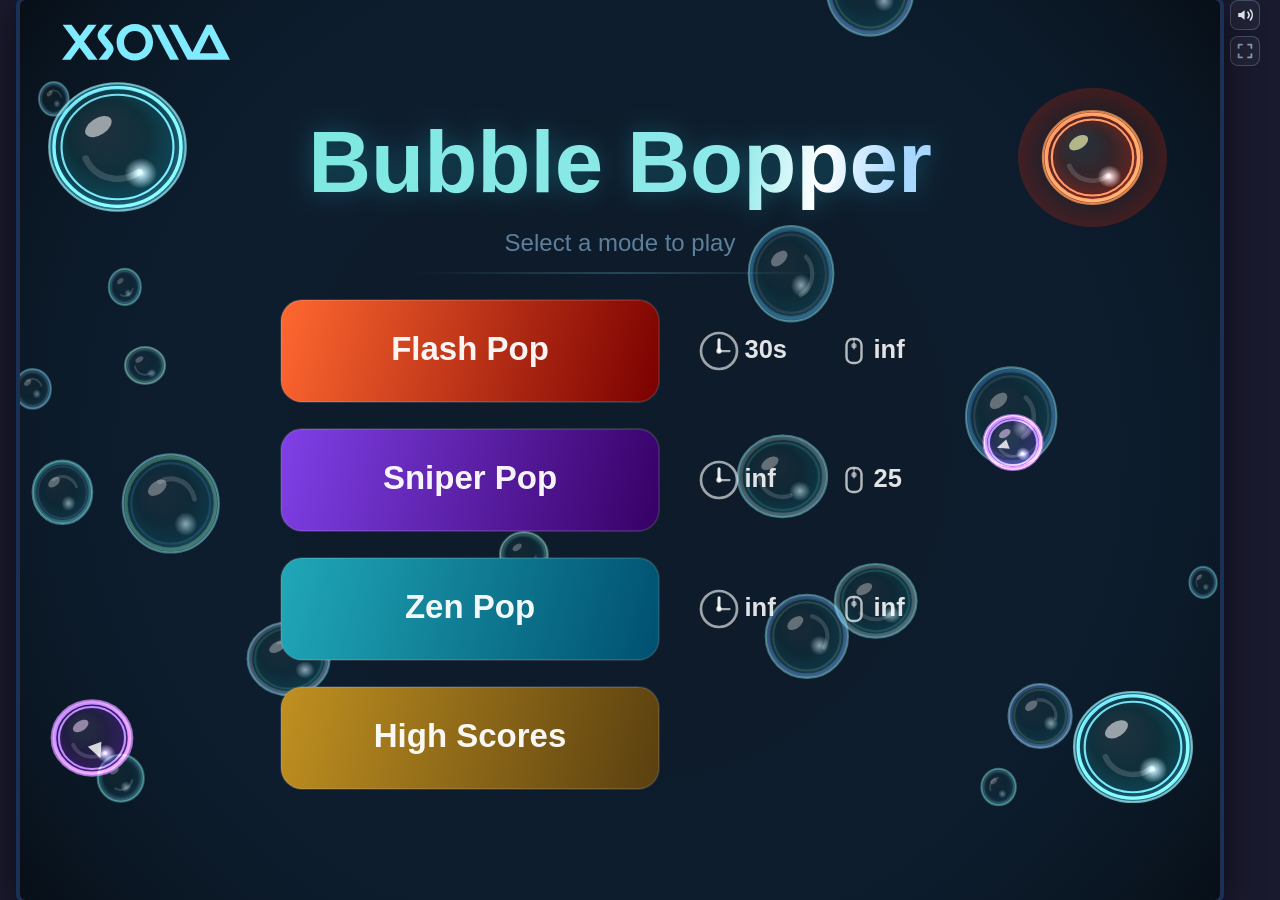
<file: Game1/index.html>
<!DOCTYPE html>
<html lang="en">
<head>
  <meta charset="UTF-8">
  <meta name="viewport" content="width=device-width, initial-scale=1.8">
  <title>Bubble Bopper</title>
  <link rel="stylesheet" href="style.css">
</head>
<body>
  <div class="game-shell">
    <div class="game-wrapper">
      <canvas id="gameCanvas" width="800" height="600"></canvas>
    </div>
    <!-- HUD buttons live outside the frame so they can never swallow a click
         meant for a bubble. Icons are injected by game.js. -->
    <div class="hud-column">
      <button id="soundBtn" type="button" aria-label="Sound"></button>
      <button id="exitBtn" type="button" aria-label="End run" title="End run" hidden></button>
      <button id="fullscreenBtn" type="button" aria-label="Fullscreen" title="Fullscreen"></button>
    </div>
  </div>
  <script src="game.js" defer></script>
</body>
</html>
</file>
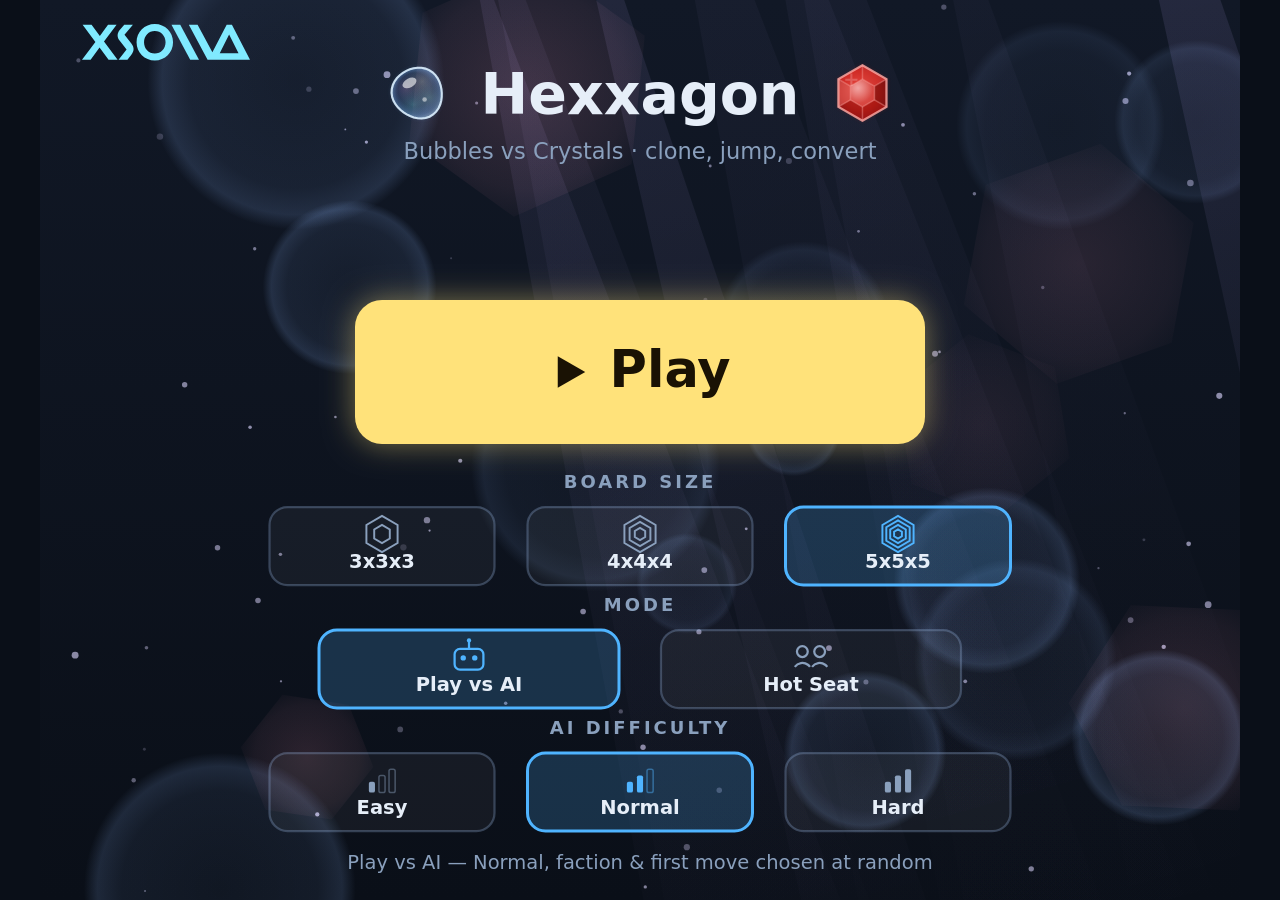
<file: Game3/index.html>
<!doctype html>
<html lang="en">
<head>
  <meta charset="utf-8" />
  <meta name="viewport" content="width=device-width, initial-scale=1" />
  <title>Hexxagon</title>
  <link rel="stylesheet" href="css/styles.css" />
</head>
<body>
  <!-- Fixed native resolution 800x600; CSS scales it responsively. -->
  <canvas id="game" width="800" height="600"></canvas>

  <!-- Load order: constants -> shared geometry -> data -> render -> game. -->
  <script src="js/constants.js"></script>
  <script src="js/hex.js"></script>
  <script src="js/board.js"></script>
  <script src="js/render.js"></script>
  <script src="js/ambiance.js"></script>
  <script src="js/menu.js"></script>
  <script src="js/rules.js"></script>
  <script src="js/ai.js"></script>
  <script src="js/audio.js"></script>
  <script src="js/game.js"></script>
</body>
</html>
</file>
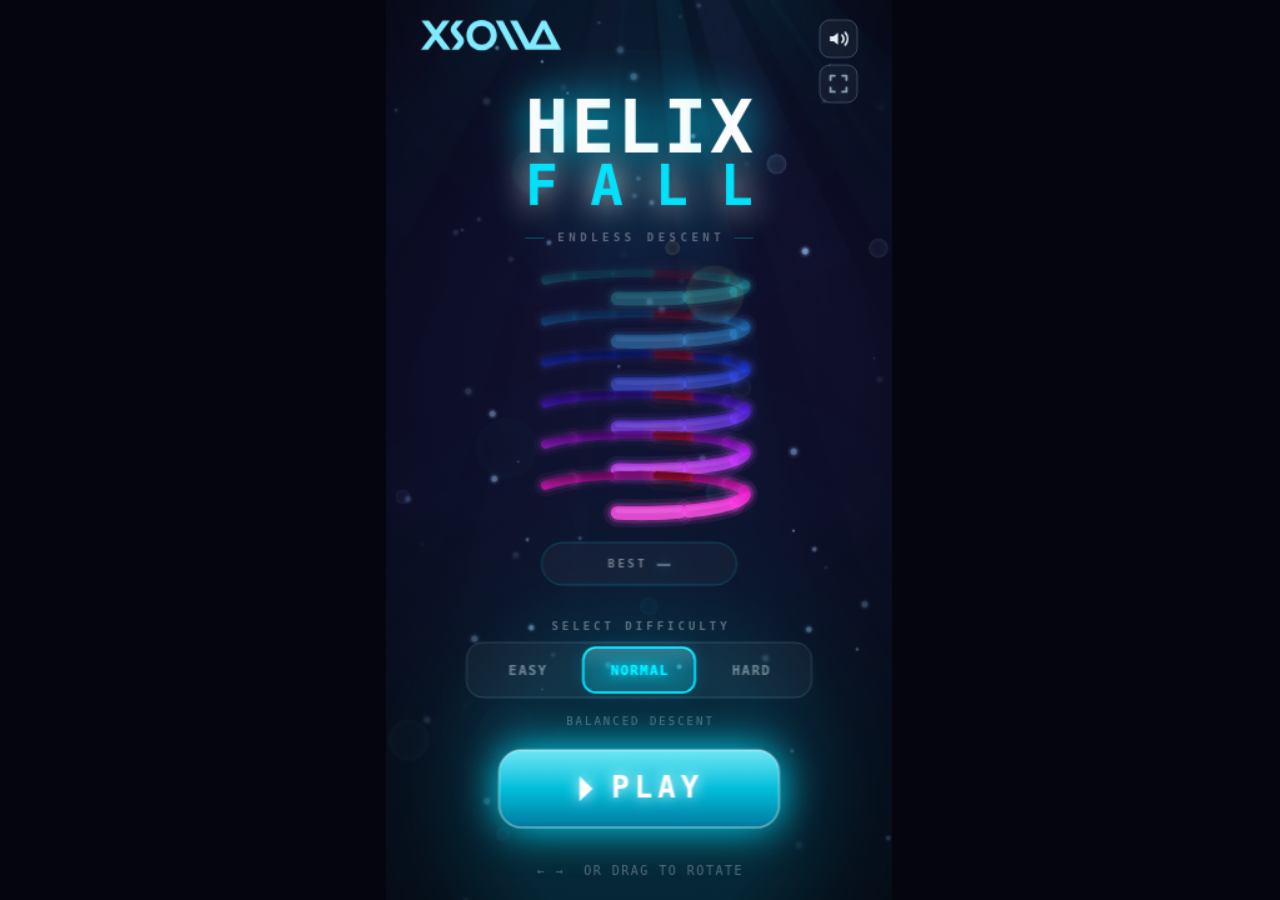
<file: game5/index.html>
<!DOCTYPE html>
<html lang="en">
<head>
  <meta charset="UTF-8" />
  <meta name="viewport" content="width=device-width, initial-scale=1.0, user-scalable=no" />
  <title>Helix Fall</title>
  <style>
    *, *::before, *::after { box-sizing: border-box; margin: 0; padding: 0; }

    html, body {
      width: 100%; height: 100%;
      overflow: hidden;
      background: #05050f;
      display: flex;
      align-items: center;
      justify-content: center;
    }

    #gameCanvas {
      display: block;
      cursor: default;
      /* transform and position set by JS */
    }
  </style>
</head>
<body>
  <canvas id="gameCanvas" width="405" height="720"></canvas>

  <script src="js/constants.js"></script>
  <script src="js/quality.js"></script>
  <script src="js/glow.js"></script>
  <script src="js/ui.js"></script>
  <script src="js/atmos.js"></script>
  <script src="js/brand.js"></script>
  <script src="js/input.js"></script>
  <script src="js/particles.js"></script>
  <script src="js/helix.js"></script>
  <script src="js/debris.js"></script>
  <script src="js/ball.js"></script>
  <script src="js/hud.js"></script>
  <script src="js/title.js"></script>
  <script src="js/audio.js"></script>
  <script src="js/game.js"></script>

  <script>
    window.addEventListener('load', () => {
      Game.init();
    });
  </script>
</body>
</html>
</file>
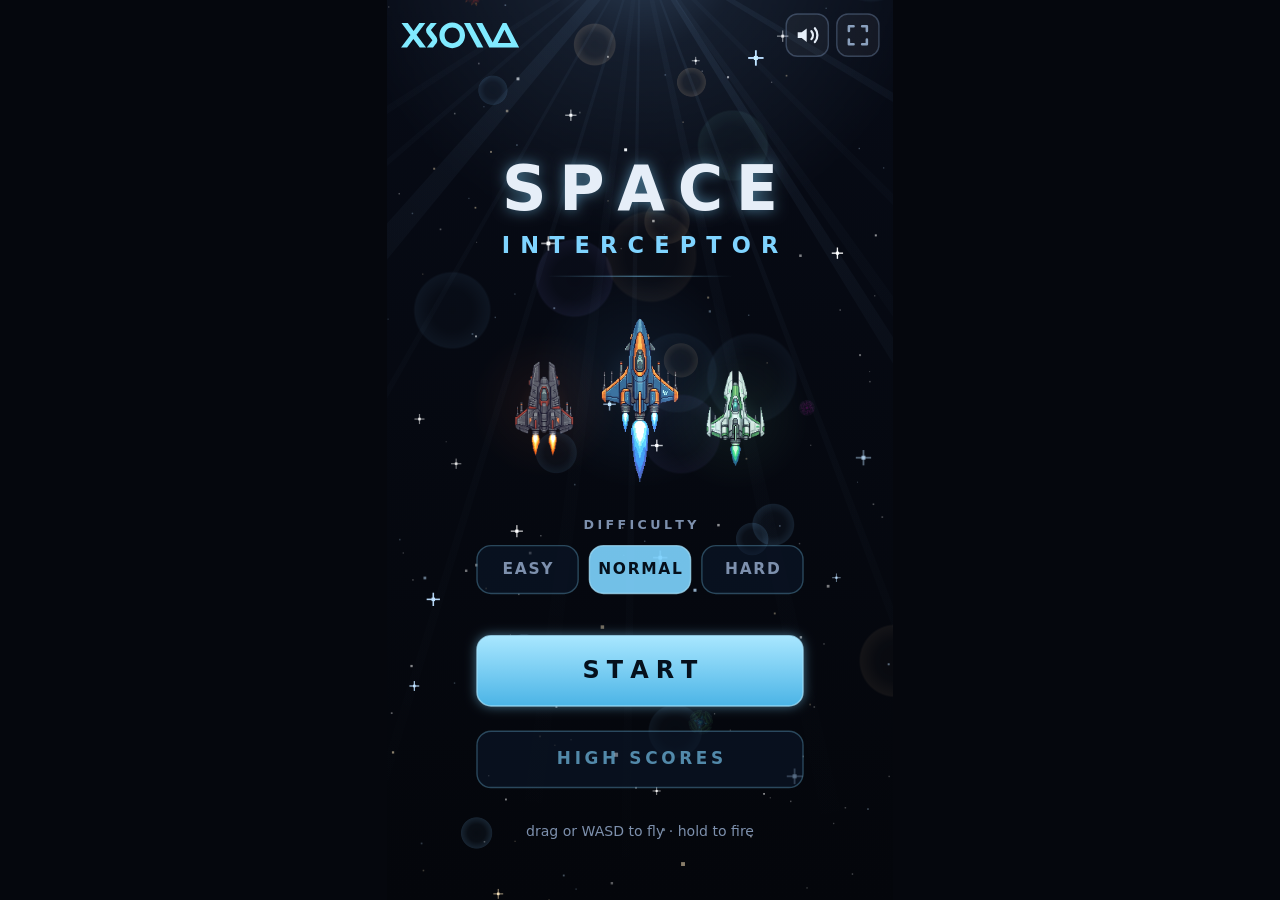
<file: game6/index.html>
<!doctype html>
<html lang="en">
<head>
  <meta charset="utf-8" />
  <meta name="viewport" content="width=device-width, initial-scale=1, user-scalable=no" />
  <title>Space Interceptor</title>
  <link rel="stylesheet" href="css/styles.css" />
</head>
<body>
  <!-- Fixed logical resolution 360x640 (9:16); CSS scales the element and
       resizeCanvas() in game.js rebuilds the backing store at device pixels. -->
  <canvas id="game" width="360" height="640"></canvas>

  <!-- Load order: constants -> atlas -> data -> pure logic (player, weapons,
       enemies, shooters, wingmen, asteroids, pickups, spawner, collide,
       explosions) -> presentation (ambiance, render, menu)
       -> subsystems (audio, scores) -> game. -->
  <script src="js/constants.js"></script>
  <script src="js/atlas.js"></script>
  <script src="js/data.js"></script>
  <script src="js/player.js"></script>
  <script src="js/weapons.js"></script>
  <script src="js/enemies.js"></script>
  <script src="js/shooters.js"></script>
  <script src="js/wingmen.js"></script>
  <script src="js/asteroids.js"></script>
  <script src="js/pickups.js"></script>
  <script src="js/spawner.js"></script>
  <script src="js/collide.js"></script>
  <script src="js/explosions.js"></script>
  <script src="js/ambiance.js"></script>
  <script src="js/render.js"></script>
  <script src="js/menu.js"></script>
  <script src="js/audio.js"></script>
  <script src="js/scores.js"></script>
  <script src="js/game.js"></script>
</body>
</html>
</file>
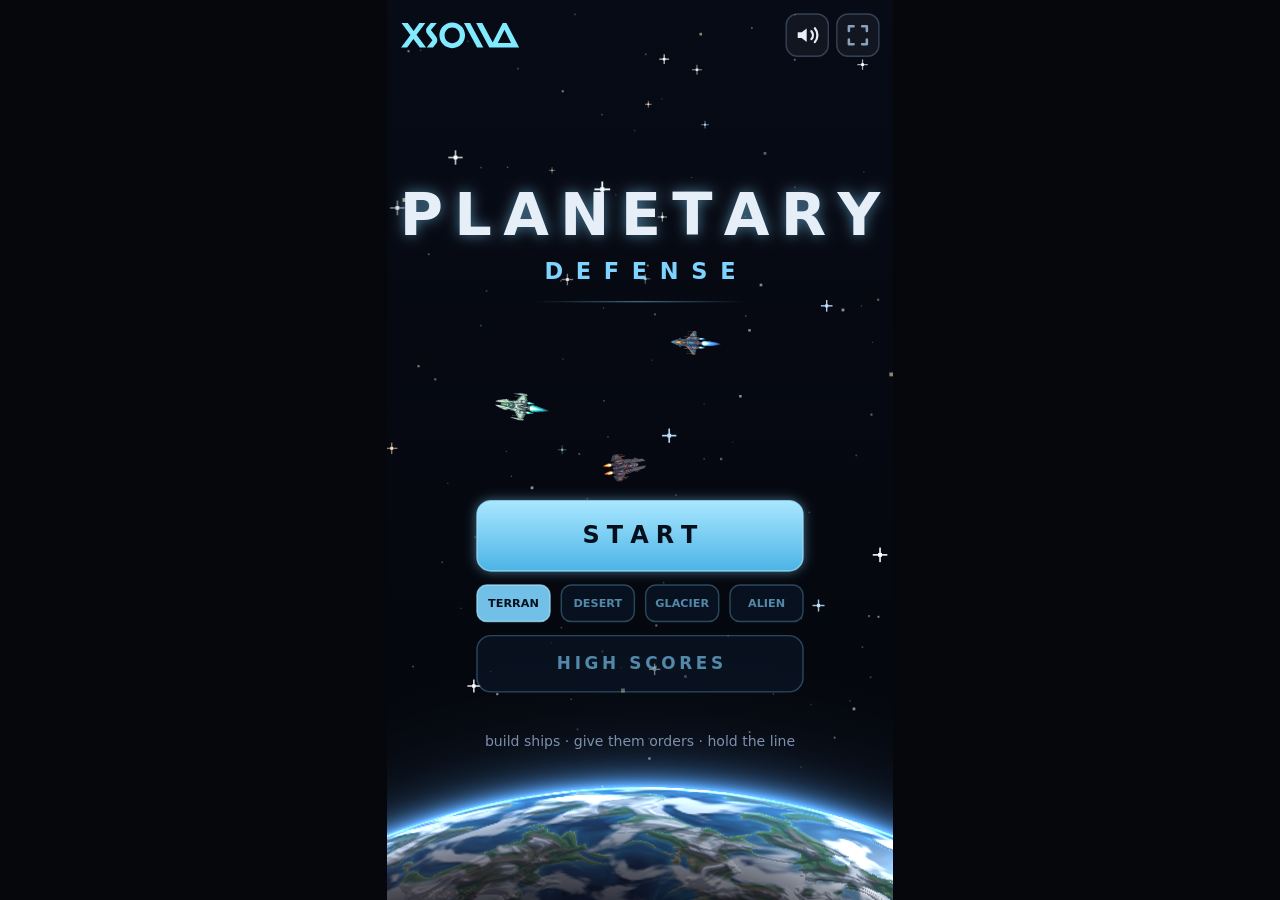
<file: game7/index.html>
<!doctype html>
<html lang="en">
<head>
  <meta charset="utf-8" />
  <meta name="viewport" content="width=device-width, initial-scale=1, user-scalable=no" />
  <title>Planetary Defense</title>
  <link rel="stylesheet" href="css/styles.css" />
</head>
<body>
  <!-- Fixed logical resolution 360x640 (9:16); CSS scales the element and
       resizeCanvas() in game.js rebuilds the backing store at device pixels. -->
  <canvas id="game" width="360" height="640"></canvas>

  <!-- Load order: constants -> sprite kit -> data -> pure logic (weapons,
       shipyard, ships, healer, enemies, shooters, meteors, spawner, collide,
       explosions) -> presentation (ambiance, planet, render, buildui, menu)
       -> subsystems (audio, scores) -> game. -->
  <script src="js/constants.js"></script>
  <script src="js/spaceships_sprites.js"></script>
  <script src="js/data.js"></script>
  <script src="js/weapons.js"></script>
  <script src="js/shipyard.js"></script>
  <script src="js/ships.js"></script>
  <script src="js/healer.js"></script>
  <script src="js/enemies.js"></script>
  <script src="js/shooters.js"></script>
  <script src="js/meteors.js"></script>
  <script src="js/spawner.js"></script>
  <script src="js/collide.js"></script>
  <script src="js/explosions.js"></script>
  <script src="js/ambiance.js"></script>
  <script src="js/planet.js"></script>
  <script src="js/render.js"></script>
  <script src="js/buildui.js"></script>
  <script src="js/menu.js"></script>
  <script src="js/audio.js"></script>
  <script src="js/scores.js"></script>
  <script src="js/game.js"></script>
</body>
</html>
</file>
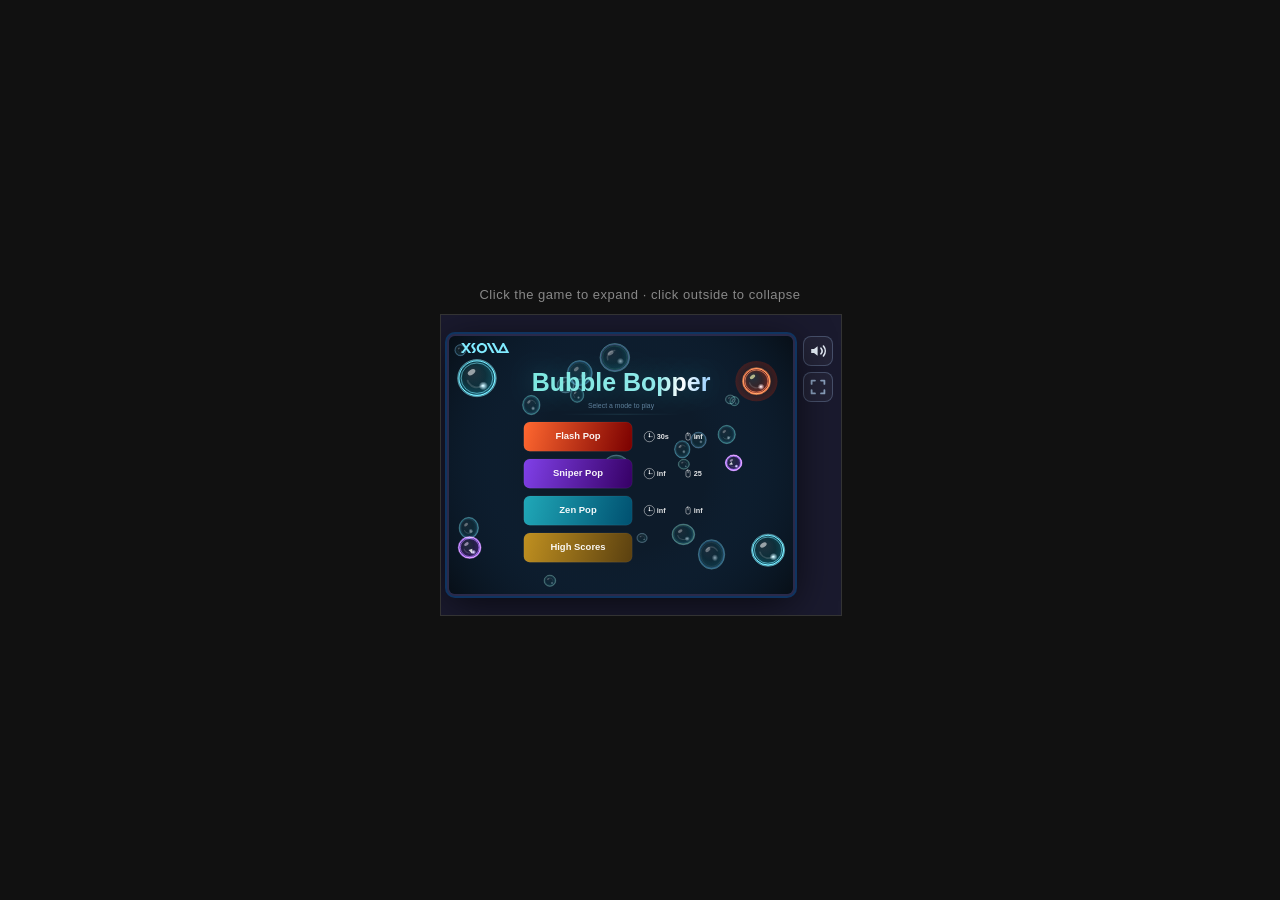
<file: Game1/iframe-test.html>
<!DOCTYPE html>
<html lang="en">
<head>
  <meta charset="UTF-8">
  <meta name="viewport" content="width=device-width, initial-scale=1.0">
  <title>Iframe Scale Test</title>
  <style>
    body {
      margin: 0;
      background: #111;
      display: flex;
      flex-direction: column;
      justify-content: center;
      align-items: center;
      min-height: 100vh;
      gap: 12px;
      font-family: sans-serif;
      color: #888;
    }

    p {
      margin: 0;
      font-size: 13px;
      letter-spacing: 0.04em;
    }

    /* Wrapper gives the overlay something to anchor to */
    #frame-wrapper {
      position: relative;
      width: 400px;
      height: 300px;
      flex-shrink: 0;
    }

    #frame-small {
      width: 400px;
      height: 300px;
      border: 1px solid #333;
      display: block;
    }

    /* Transparent div on top of the iframe — captures clicks in the parent doc */
    #click-catcher {
      position: absolute;
      inset: 0;
      cursor: pointer;
      z-index: 1;
    }

    /* Backdrop shown when expanded */
    #backdrop {
      display: none;
      position: fixed;
      inset: 0;
      background: rgba(0, 0, 0, 0.7);
      z-index: 10;
    }

    /* Expanded iframe, centered */
    #frame-large {
      display: none;
      position: fixed;
      top: 50%;
      left: 50%;
      transform: translate(-50%, -50%);
      width: 800px;
      height: 600px;
      border: none;
      z-index: 11;
    }
  </style>
</head>
<body>
  <p>Click the game to expand · click outside to collapse</p>

  <div id="frame-wrapper">
    <iframe id="frame-small" src="index.html" scrolling="no"></iframe>
    <div id="click-catcher"></div>
  </div>

  <iframe id="frame-large" src="" scrolling="no"></iframe>
  <div id="backdrop"></div>

  <script>
    const wrapper  = document.getElementById('frame-wrapper');
    const large    = document.getElementById('frame-large');
    const backdrop = document.getElementById('backdrop');
    const catcher  = document.getElementById('click-catcher');

    function expand() {
      if (!large.src || large.src === window.location.href) {
        large.src = 'index.html';
      }
      wrapper.style.display  = 'none';
      large.style.display    = 'block';
      backdrop.style.display = 'block';
    }

    function collapse() {
      large.style.display    = 'none';
      backdrop.style.display = 'none';
      wrapper.style.display  = 'block';
    }

    catcher.addEventListener('click', expand);
    backdrop.addEventListener('click', collapse);
  </script>
</body>
</html>
</file>
<file: Game1/style.css>
*, *::before, *::after {
  box-sizing: border-box;
}

body {
  margin: 0;
  background: #1a1a2e;
  display: flex;
  justify-content: center;
  align-items: center;
  min-height: 100vh;
  font-family: sans-serif;
}

/* The game frame plus the HUD button column that runs down its right edge,
   outside it. The column is fixed-size chrome, so the frame's width budget has
   to leave room for it (30px button + 10px gap + slack = 56px below). */
.game-shell {
  display: flex;
  align-items: flex-start;
  gap: 10px;
}

/* A 4:3 box that fits the viewport (limited by width OR height) and never
   exceeds 1200px wide. The canvas's own 800x600 attributes supply the ratio, so
   the height follows from the width.
   This replaces an earlier @media (min-width: 1200px) rule that re-declared
   width: 800px and so never actually grew the game past its native size. */
.game-wrapper {
  position: relative;
  width: min(calc(100vw - 56px), 133.3333vh, 1200px);
  line-height: 0;
  border-radius: 6px;
  box-shadow:
    0 0 0 2px #2a2a4a,
    0 0 0 4px #0f3460,
    0 8px 40px rgba(0, 0, 0, 0.7);
  overflow: hidden;
}

/* No image-rendering hint: resizeCanvas() in game.js sizes the backing store to
   the real pixels this element covers, so there is no upscaling left to sharpen. */
#gameCanvas {
  display: block;
  width: 100%;
  height: auto;
  cursor: crosshair;
}

/* Fullscreen (the HUD toggle fullscreens <html>, see Game.toggleFullscreen).
   Same 4:3 box, just uncapped so it fills the display. body's flex centering
   letterboxes it, and the frame still reads deliberately against those bars. */
html:fullscreen .game-wrapper {
  width: min(calc(100vw - 56px), 133.3333vh);
}

/* HUD icon buttons. Size, radius and colors match the other three games in this
   repo (game3/js/render.js is the reference): 30x30, radius 8, 6px gap. Unlike
   those, these sit outside the frame — clicking bubbles is this game's entire
   interaction, so a button painted over the field would eat shots. They stay a
   fixed 30px rather than scaling with the frame: they are page chrome, not part
   of the 800x600 game space. */
.hud-column {
  display: flex;
  flex-direction: column;
  gap: 6px;
  flex: none;
}

.hud-column button {
  width: 30px;
  height: 30px;
  display: flex;
  align-items: center;
  justify-content: center;
  padding: 0;
  color: #8aa0bd;
  background: rgba(255, 255, 255, 0.045);
  border: 1px solid rgba(150, 180, 220, 0.30);
  border-radius: 8px;
  cursor: pointer;
  transition: background 120ms ease, border-color 120ms ease;
}

/* Must stay — display:flex above would otherwise defeat the hidden attribute.
   Exit is the middle button and only exists during a run; because this is a flex
   column, hiding it closes the gap on its own with no repositioning needed. */
.hud-column button[hidden] { display: none; }

.hud-column button:hover {
  background: rgba(255, 255, 255, 0.09);
  border-color: rgba(150, 180, 220, 0.55);
}

.hud-column button svg { width: 30px; height: 30px; flex: none; display: block; }
</file>
<file: Game3/css/styles.css>
/* Hexxagon — canvas scaling & page chrome.
   The game is authored in a fixed 800x600 logical coordinate space, but the
   canvas backing store is sized to the display's real device pixels (see
   resizeCanvas() in game.js) so text and lines stay crisp instead of being
   upscaled. The element itself is kept at a 4:3 ratio, capped at 1200x900. */

* { margin: 0; padding: 0; box-sizing: border-box; }

html, body {
  width: 100%;
  height: 100%;
  background: #0a0f18;
  overflow: hidden;
}

body {
  display: flex;
  align-items: center;
  justify-content: center;
}

/* Keep a 4:3 box that fits the viewport (limited by width OR height) and never
   exceeds 1200x900. No object-fit letterboxing — the element IS the 4:3 image. */
#game {
  width: min(100vw, 133.3333vh, 1200px);
  aspect-ratio: 4 / 3;
  max-height: 900px;
  display: block;
}

/* Fullscreen (the HUD toggle fullscreens <html>, see Game.toggleFullscreen).
   Same centered 4:3 box, just uncapped so it fills the screen — the viewport
   units above already do the fitting, and body's flex centering letterboxes it
   on non-4:3 displays. */
html:fullscreen #game {
  width: min(100vw, 133.3333vh);
  max-height: none;
}
</file>
<file: game6/css/styles.css>
/* Space Interceptor — canvas scaling & page chrome.
   The game is authored in a fixed 360x640 logical space, but the canvas backing
   store is sized to real device pixels (see resizeCanvas() in game.js) so HUD
   text and vector art stay crisp instead of being upscaled.

   The 540px width cap is deliberate: with devicePixelRatio clamped to 2 in
   resizeCanvas(), it holds the backing store at or below 1080x1920, i.e. a
   maximum 3x scale over logical space. The ship sprites are ~141-155px wide in
   the atlas and render ~46 logical px, so 3x keeps them at roughly 1:1 with
   their source pixels — past that they would visibly soften. */

* { margin: 0; padding: 0; box-sizing: border-box; }

html, body {
  width: 100%;
  height: 100%;
  background: #05070d;
  overflow: hidden;
}

body {
  display: flex;
  align-items: center;
  justify-content: center;
}

/* Keep a 9:16 box that fits the viewport (limited by width OR height) and never
   exceeds 540x960. No object-fit letterboxing — the element IS the 9:16 image,
   and body's flex centering letterboxes it on other aspect ratios. */
#game {
  width: min(100vw, 56.25vh, 540px);
  aspect-ratio: 9 / 16;
  max-height: 960px;
  display: block;
  /* The ship is steered by dragging; without this, touch drags scroll the page
     and pointermove events stop arriving mid-gesture. */
  touch-action: none;
}

/* Fullscreen uncaps the box; the viewport units above already do the fitting. */
html:fullscreen #game {
  width: min(100vw, 56.25vh);
  max-height: none;
}
</file>
<file: game7/css/styles.css>
/* Planetary Defense — canvas scaling & page chrome. Copied from game6.
   The game is authored in a fixed 360x640 logical space, but the canvas backing
   store is sized to real device pixels (see resizeCanvas() in game.js) so HUD
   text and vector art stay crisp instead of being upscaled.

   The 540px width cap is deliberate: with devicePixelRatio clamped to 2 in
   resizeCanvas(), it holds the backing store at or below 1080x1920, i.e. a
   maximum 3x scale over logical space. */

* { margin: 0; padding: 0; box-sizing: border-box; }

html, body {
  width: 100%;
  height: 100%;
  background: #05070d;
  overflow: hidden;
}

body {
  display: flex;
  align-items: center;
  justify-content: center;
}

/* Keep a 9:16 box that fits the viewport (limited by width OR height) and never
   exceeds 540x960. No object-fit letterboxing — the element IS the 9:16 image,
   and body's flex centering letterboxes it on other aspect ratios. */
#game {
  width: min(100vw, 56.25vh, 540px);
  aspect-ratio: 9 / 16;
  max-height: 960px;
  display: block;
  /* Every control is a tap on the canvas; without this a touch that wanders
     scrolls the page and the pointer events stop arriving mid-gesture. */
  touch-action: none;
}

/* Fullscreen uncaps the box; the viewport units above already do the fitting. */
html:fullscreen #game {
  width: min(100vw, 56.25vh);
  max-height: none;
}
</file>
